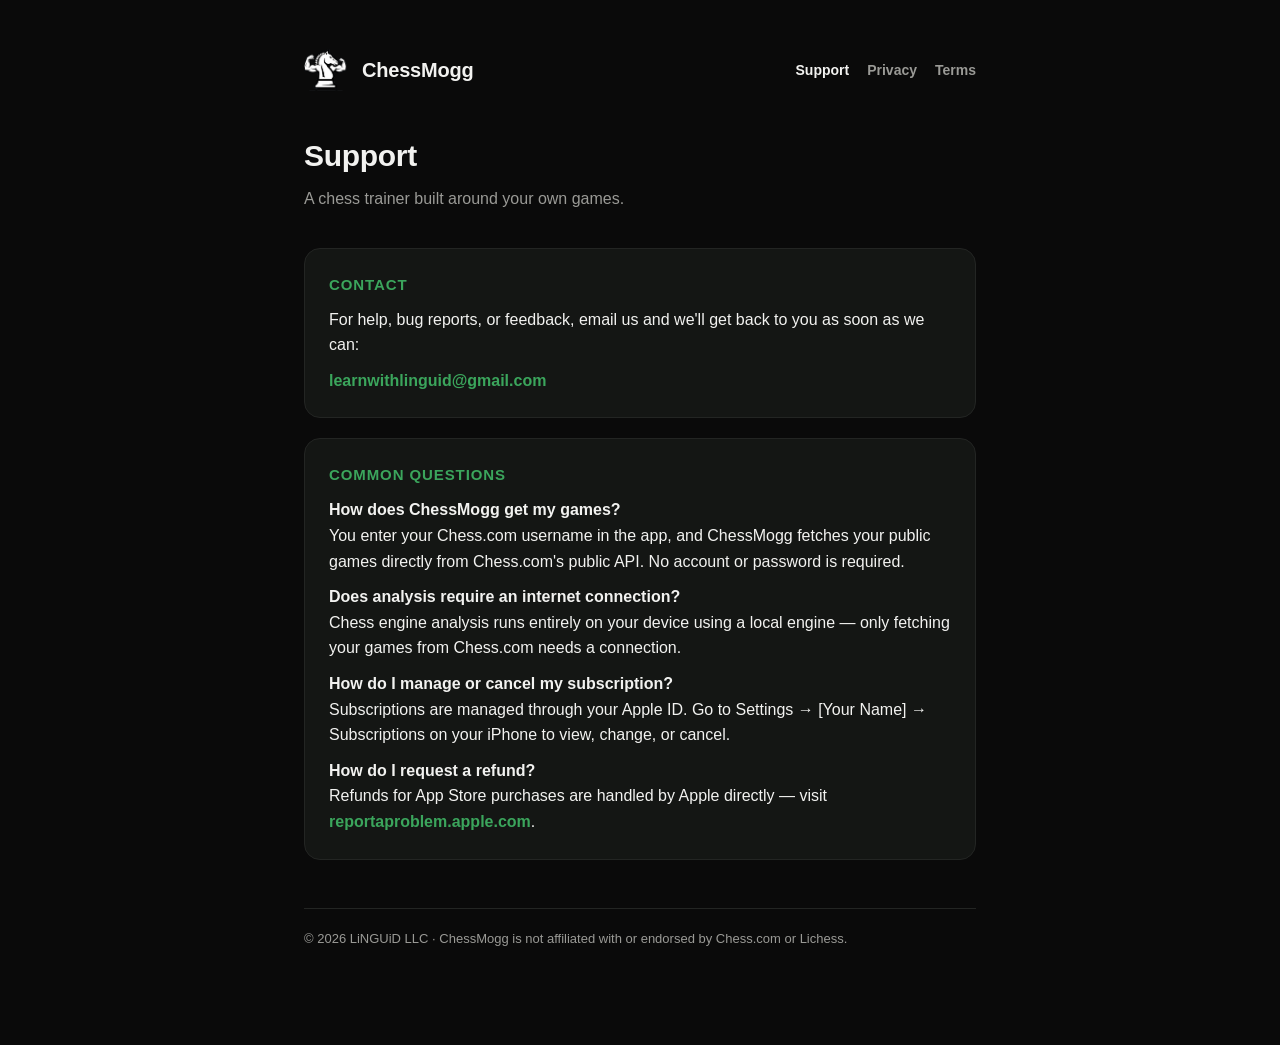
<file: index.html>
<!doctype html>
<html lang="en">
<head>
<meta charset="utf-8">
<meta name="viewport" content="width=device-width, initial-scale=1">
<title>ChessMogg — Support</title>
<link rel="icon" href="logo.png">
<link rel="stylesheet" href="style.css">
</head>
<body>
<div class="wrap">
  <header class="top">
    <img src="logo.png" alt="ChessMogg">
    <div class="name">ChessMogg</div>
    <nav class="top-links">
      <a href="index.html" class="active">Support</a>
      <a href="privacy.html">Privacy</a>
      <a href="terms.html">Terms</a>
    </nav>
  </header>

  <h1>Support</h1>
  <p class="subtitle">A chess trainer built around your own games.</p>

  <div class="card">
    <h2>Contact</h2>
    <p>For help, bug reports, or feedback, email us and we'll get back to you as soon as we can:</p>
    <p><a class="email" href="mailto:learnwithlinguid@gmail.com">learnwithlinguid@gmail.com</a></p>
  </div>

  <div class="card">
    <h2>Common questions</h2>
    <p><strong>How does ChessMogg get my games?</strong><br>
    You enter your Chess.com username in the app, and ChessMogg fetches your public games directly from Chess.com's public API. No account or password is required.</p>
    <p><strong>Does analysis require an internet connection?</strong><br>
    Chess engine analysis runs entirely on your device using a local engine — only fetching your games from Chess.com needs a connection.</p>
    <p><strong>How do I manage or cancel my subscription?</strong><br>
    Subscriptions are managed through your Apple ID. Go to Settings → [Your Name] → Subscriptions on your iPhone to view, change, or cancel.</p>
    <p><strong>How do I request a refund?</strong><br>
    Refunds for App Store purchases are handled by Apple directly — visit <a class="email" href="https://reportaproblem.apple.com">reportaproblem.apple.com</a>.</p>
  </div>

  <footer>
    &copy; 2026 LiNGUiD LLC · ChessMogg is not affiliated with or endorsed by Chess.com or Lichess.
  </footer>
</div>
</body>
</html>
</file>
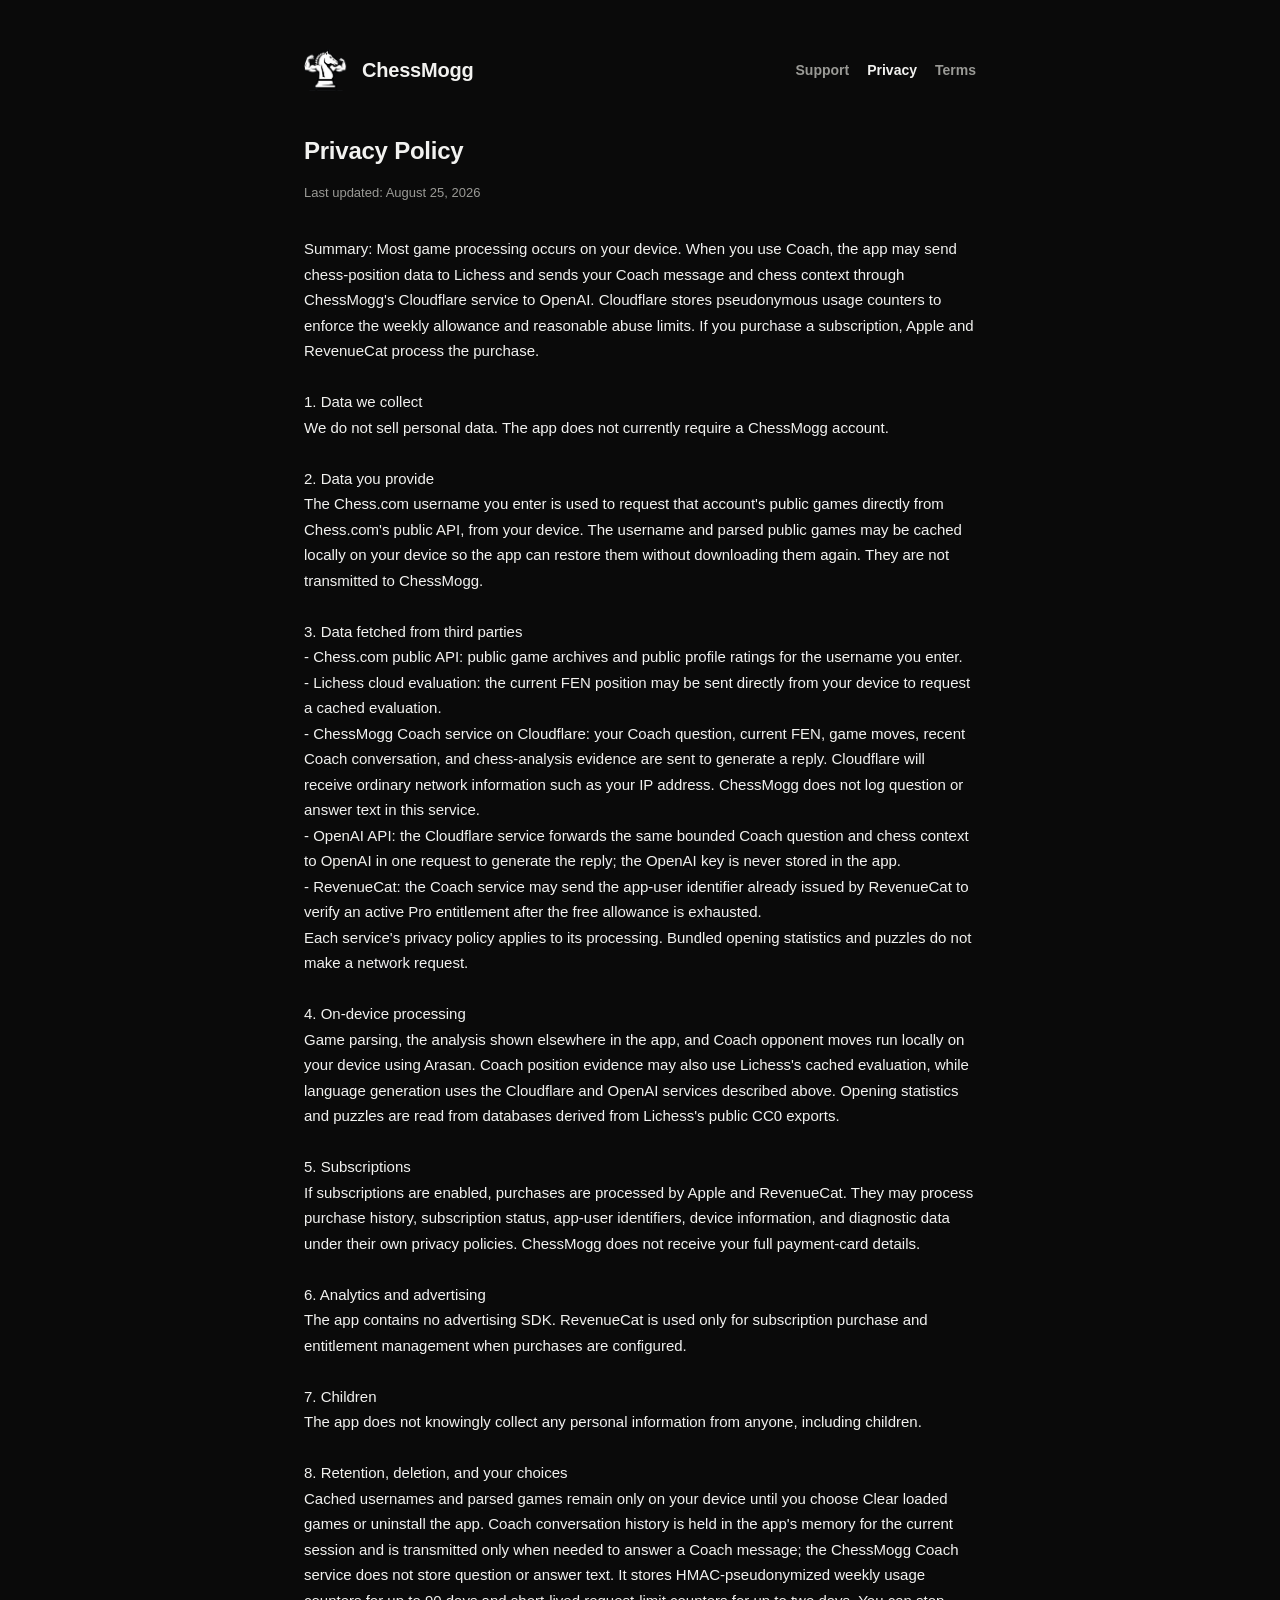
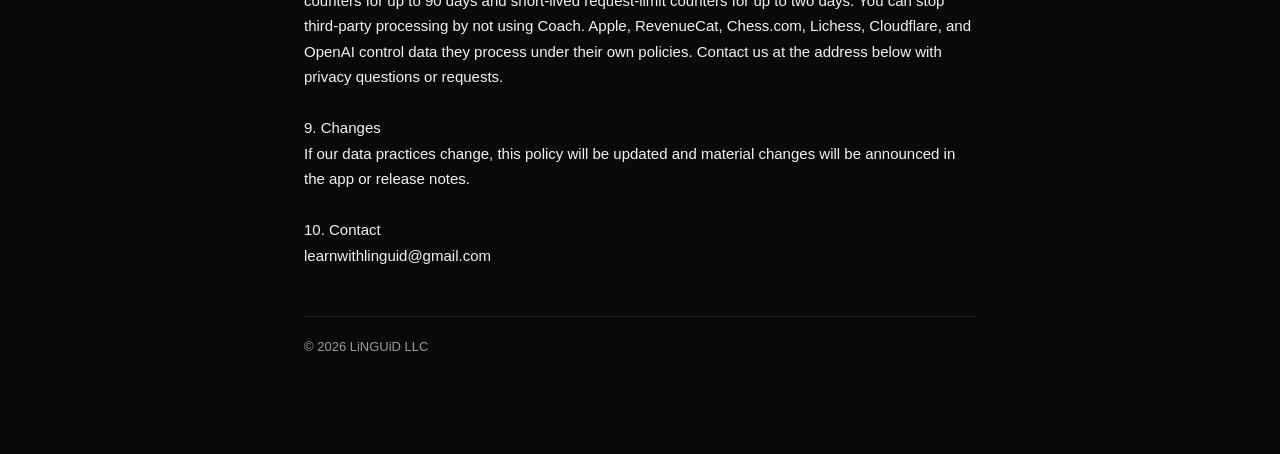
<file: privacy.html>
<!doctype html>
<html lang="en">
<head>
<meta charset="utf-8">
<meta name="viewport" content="width=device-width, initial-scale=1">
<title>ChessMogg — Privacy Policy</title>
<link rel="icon" href="logo.png">
<link rel="stylesheet" href="style.css">
</head>
<body>
<div class="wrap legal">
  <header class="top">
    <img src="logo.png" alt="ChessMogg">
    <div class="name">ChessMogg</div>
    <nav class="top-links">
      <a href="index.html">Support</a>
      <a href="privacy.html" class="active">Privacy</a>
      <a href="terms.html">Terms</a>
    </nav>
  </header>

  <h1>Privacy Policy</h1>
  <p class="updated">Last updated: August 25, 2026</p>

  <pre>Summary: Most game processing occurs on your device. When you use Coach, the app may send chess-position data to Lichess and sends your Coach message and chess context through ChessMogg's Cloudflare service to OpenAI. Cloudflare stores pseudonymous usage counters to enforce the weekly allowance and reasonable abuse limits. If you purchase a subscription, Apple and RevenueCat process the purchase.

1. Data we collect
We do not sell personal data. The app does not currently require a ChessMogg account.

2. Data you provide
The Chess.com username you enter is used to request that account's public games directly from Chess.com's public API, from your device. The username and parsed public games may be cached locally on your device so the app can restore them without downloading them again. They are not transmitted to ChessMogg.

3. Data fetched from third parties
- Chess.com public API: public game archives and public profile ratings for the username you enter.
- Lichess cloud evaluation: the current FEN position may be sent directly from your device to request a cached evaluation.
- ChessMogg Coach service on Cloudflare: your Coach question, current FEN, game moves, recent Coach conversation, and chess-analysis evidence are sent to generate a reply. Cloudflare will receive ordinary network information such as your IP address. ChessMogg does not log question or answer text in this service.
- OpenAI API: the Cloudflare service forwards the same bounded Coach question and chess context to OpenAI in one request to generate the reply; the OpenAI key is never stored in the app.
- RevenueCat: the Coach service may send the app-user identifier already issued by RevenueCat to verify an active Pro entitlement after the free allowance is exhausted.
Each service's privacy policy applies to its processing. Bundled opening statistics and puzzles do not make a network request.

4. On-device processing
Game parsing, the analysis shown elsewhere in the app, and Coach opponent moves run locally on your device using Arasan. Coach position evidence may also use Lichess's cached evaluation, while language generation uses the Cloudflare and OpenAI services described above. Opening statistics and puzzles are read from databases derived from Lichess's public CC0 exports.

5. Subscriptions
If subscriptions are enabled, purchases are processed by Apple and RevenueCat. They may process purchase history, subscription status, app-user identifiers, device information, and diagnostic data under their own privacy policies. ChessMogg does not receive your full payment-card details.

6. Analytics and advertising
The app contains no advertising SDK. RevenueCat is used only for subscription purchase and entitlement management when purchases are configured.

7. Children
The app does not knowingly collect any personal information from anyone, including children.

8. Retention, deletion, and your choices
Cached usernames and parsed games remain only on your device until you choose Clear loaded games or uninstall the app. Coach conversation history is held in the app's memory for the current session and is transmitted only when needed to answer a Coach message; the ChessMogg Coach service does not store question or answer text. It stores HMAC-pseudonymized weekly usage counters for up to 90 days and short-lived request-limit counters for up to two days. You can stop third-party processing by not using Coach. Apple, RevenueCat, Chess.com, Lichess, Cloudflare, and OpenAI control data they process under their own policies. Contact us at the address below with privacy questions or requests.

9. Changes
If our data practices change, this policy will be updated and material changes will be announced in the app or release notes.

10. Contact
learnwithlinguid@gmail.com</pre>

  <footer>
    &copy; 2026 LiNGUiD LLC
  </footer>
</div>
</body>
</html>
</file>
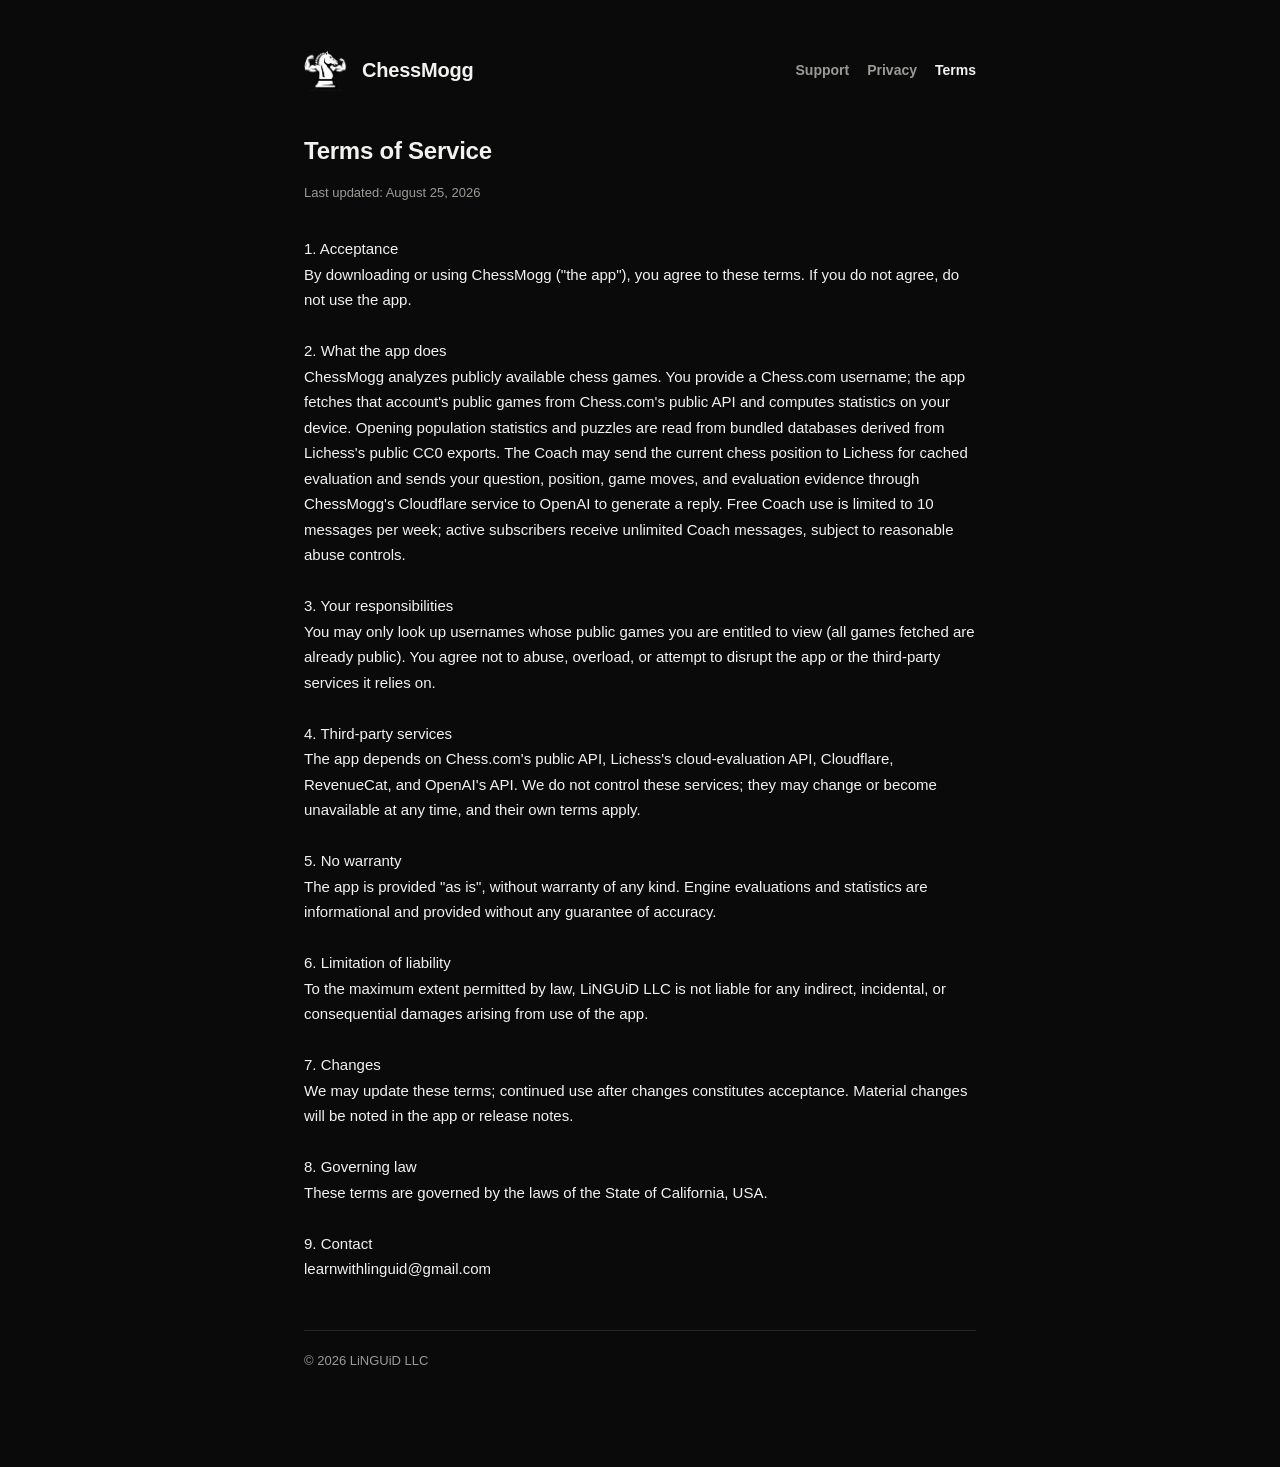
<file: terms.html>
<!doctype html>
<html lang="en">
<head>
<meta charset="utf-8">
<meta name="viewport" content="width=device-width, initial-scale=1">
<title>ChessMogg — Terms of Service</title>
<link rel="icon" href="logo.png">
<link rel="stylesheet" href="style.css">
</head>
<body>
<div class="wrap legal">
  <header class="top">
    <img src="logo.png" alt="ChessMogg">
    <div class="name">ChessMogg</div>
    <nav class="top-links">
      <a href="index.html">Support</a>
      <a href="privacy.html">Privacy</a>
      <a href="terms.html" class="active">Terms</a>
    </nav>
  </header>

  <h1>Terms of Service</h1>
  <p class="updated">Last updated: August 25, 2026</p>

  <pre>1. Acceptance
By downloading or using ChessMogg ("the app"), you agree to these terms. If you do not agree, do not use the app.

2. What the app does
ChessMogg analyzes publicly available chess games. You provide a Chess.com username; the app fetches that account's public games from Chess.com's public API and computes statistics on your device. Opening population statistics and puzzles are read from bundled databases derived from Lichess's public CC0 exports. The Coach may send the current chess position to Lichess for cached evaluation and sends your question, position, game moves, and evaluation evidence through ChessMogg's Cloudflare service to OpenAI to generate a reply. Free Coach use is limited to 10 messages per week; active subscribers receive unlimited Coach messages, subject to reasonable abuse controls.

3. Your responsibilities
You may only look up usernames whose public games you are entitled to view (all games fetched are already public). You agree not to abuse, overload, or attempt to disrupt the app or the third-party services it relies on.

4. Third-party services
The app depends on Chess.com's public API, Lichess's cloud-evaluation API, Cloudflare, RevenueCat, and OpenAI's API. We do not control these services; they may change or become unavailable at any time, and their own terms apply.

5. No warranty
The app is provided "as is", without warranty of any kind. Engine evaluations and statistics are informational and provided without any guarantee of accuracy.

6. Limitation of liability
To the maximum extent permitted by law, LiNGUiD LLC is not liable for any indirect, incidental, or consequential damages arising from use of the app.

7. Changes
We may update these terms; continued use after changes constitutes acceptance. Material changes will be noted in the app or release notes.

8. Governing law
These terms are governed by the laws of the State of California, USA.

9. Contact
learnwithlinguid@gmail.com</pre>

  <footer>
    &copy; 2026 LiNGUiD LLC
  </footer>
</div>
</body>
</html>
</file>
<file: style.css>
:root {
  color-scheme: dark;
  --bg: #0a0a0a;
  --panel: #141614;
  --text: #f2f2f0;
  --muted: #9a9a96;
  --accent: #3ba55c;
  --divider: #232523;
}

* { box-sizing: border-box; }

body {
  margin: 0;
  background: var(--bg);
  color: var(--text);
  font-family: -apple-system, BlinkMacSystemFont, "Segoe UI", Roboto, Helvetica, Arial, sans-serif;
  line-height: 1.6;
}

.wrap {
  max-width: 720px;
  margin: 0 auto;
  padding: 48px 24px 96px;
}

header.top {
  display: flex;
  align-items: center;
  gap: 14px;
  margin-bottom: 40px;
}

header.top img {
  width: 44px;
  height: 44px;
  border-radius: 11px;
  object-fit: cover;
}

header.top .name {
  font-size: 20px;
  font-weight: 800;
  letter-spacing: -0.01em;
}

nav.top-links {
  margin-left: auto;
  display: flex;
  gap: 18px;
}

nav.top-links a {
  color: var(--muted);
  text-decoration: none;
  font-size: 14px;
  font-weight: 600;
}

nav.top-links a:hover,
nav.top-links a.active {
  color: var(--text);
}

h1 {
  font-size: 30px;
  font-weight: 800;
  letter-spacing: -0.01em;
  margin: 0 0 6px;
}

.subtitle {
  color: var(--muted);
  font-size: 16px;
  margin: 0 0 36px;
}

.card {
  background: var(--panel);
  border: 1px solid var(--divider);
  border-radius: 16px;
  padding: 24px;
  margin-bottom: 20px;
}

.card h2 {
  font-size: 15px;
  text-transform: uppercase;
  letter-spacing: 0.06em;
  color: var(--accent);
  margin: 0 0 10px;
}

.card p { margin: 0 0 10px; }
.card p:last-child { margin-bottom: 0; }

a.email {
  color: var(--accent);
  font-weight: 700;
  text-decoration: none;
}
a.email:hover { text-decoration: underline; }

.legal h1 { font-size: 24px; }
.legal .updated { color: var(--muted); font-size: 13px; margin-bottom: 32px; }
.legal pre {
  white-space: pre-wrap;
  font-family: inherit;
  font-size: 15px;
  line-height: 1.7;
}

footer {
  margin-top: 48px;
  padding-top: 20px;
  border-top: 1px solid var(--divider);
  color: var(--muted);
  font-size: 13px;
}
</file>
